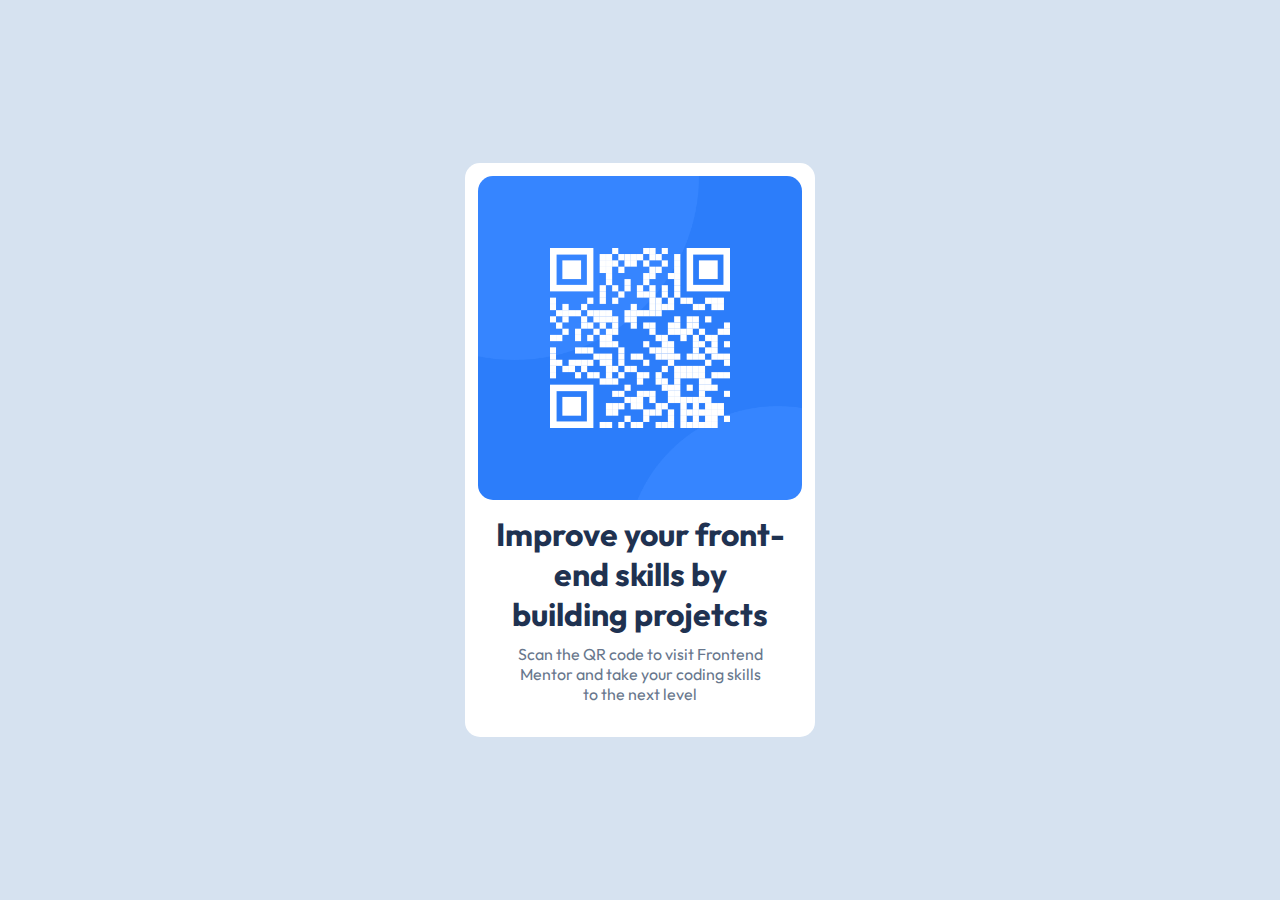
<file: index.html>
<!DOCTYPE html>
<html lang="pt-br">

<head>
    <meta charset="UTF-8">
    <meta name="viewport" content="width=device-width, initial-scale=1.0">
    <title>Qr-Code Component</title>
    <link rel="stylesheet" href="style.css">
    <link rel="shortcut icon" href="favicon-32x32.png" type="image/x-icon">
</head>

<body>
    <main class="container">
        <div class="card">
            <section class="image">
                <img src="image-qr-code.png" alt="QrCode Image">
            </section>
            <section class="text">
                <h1>Improve your front-end skills by building projetcts</h1>
                <p>Scan the QR code to visit Frontend Mentor and take your coding skills to the next level</p>
            </section>
        </div>      
    </main>
</body>

</html>
</file>
<file: style.css>
@charset "UTF-8";
@import url('https://fonts.googleapis.com/css2?family=Outfit:wght@100..900&display=swap');

/* 
- White: hsl(0, 0%, 100%)

- Slate 300: hsl(212, 45%, 89%)
- Slate 500: hsl(216, 15%, 48%)
- Slate 900: hsl(218, 44%, 22%) */


* { 
    margin: 0;
    padding: 0;
}

body {
    height: 100vh;
    display: flex;
    align-items: center;
    background-color: hsl(212, 45%, 89%);
    font-family: 'Outfit';
}

.container {
    width: 350px;
    margin: 0 auto;
 
}

.card {
    border: 1px solid none;
    padding: 13px;
    border-radius: 15px;
    background-color: white;
}

.container img {
    width: 100%;
}

img {
    border-radius: 15px;
}

.text {
    padding: 0 15px;
    text-align: center;
}

h1 {
    padding: 10px 0;
    color: hsl(218, 44%, 22%) ;
}

p {
    padding: 0 20px 20px;
    color: hsl(216, 15%, 48%);
}
</file>
